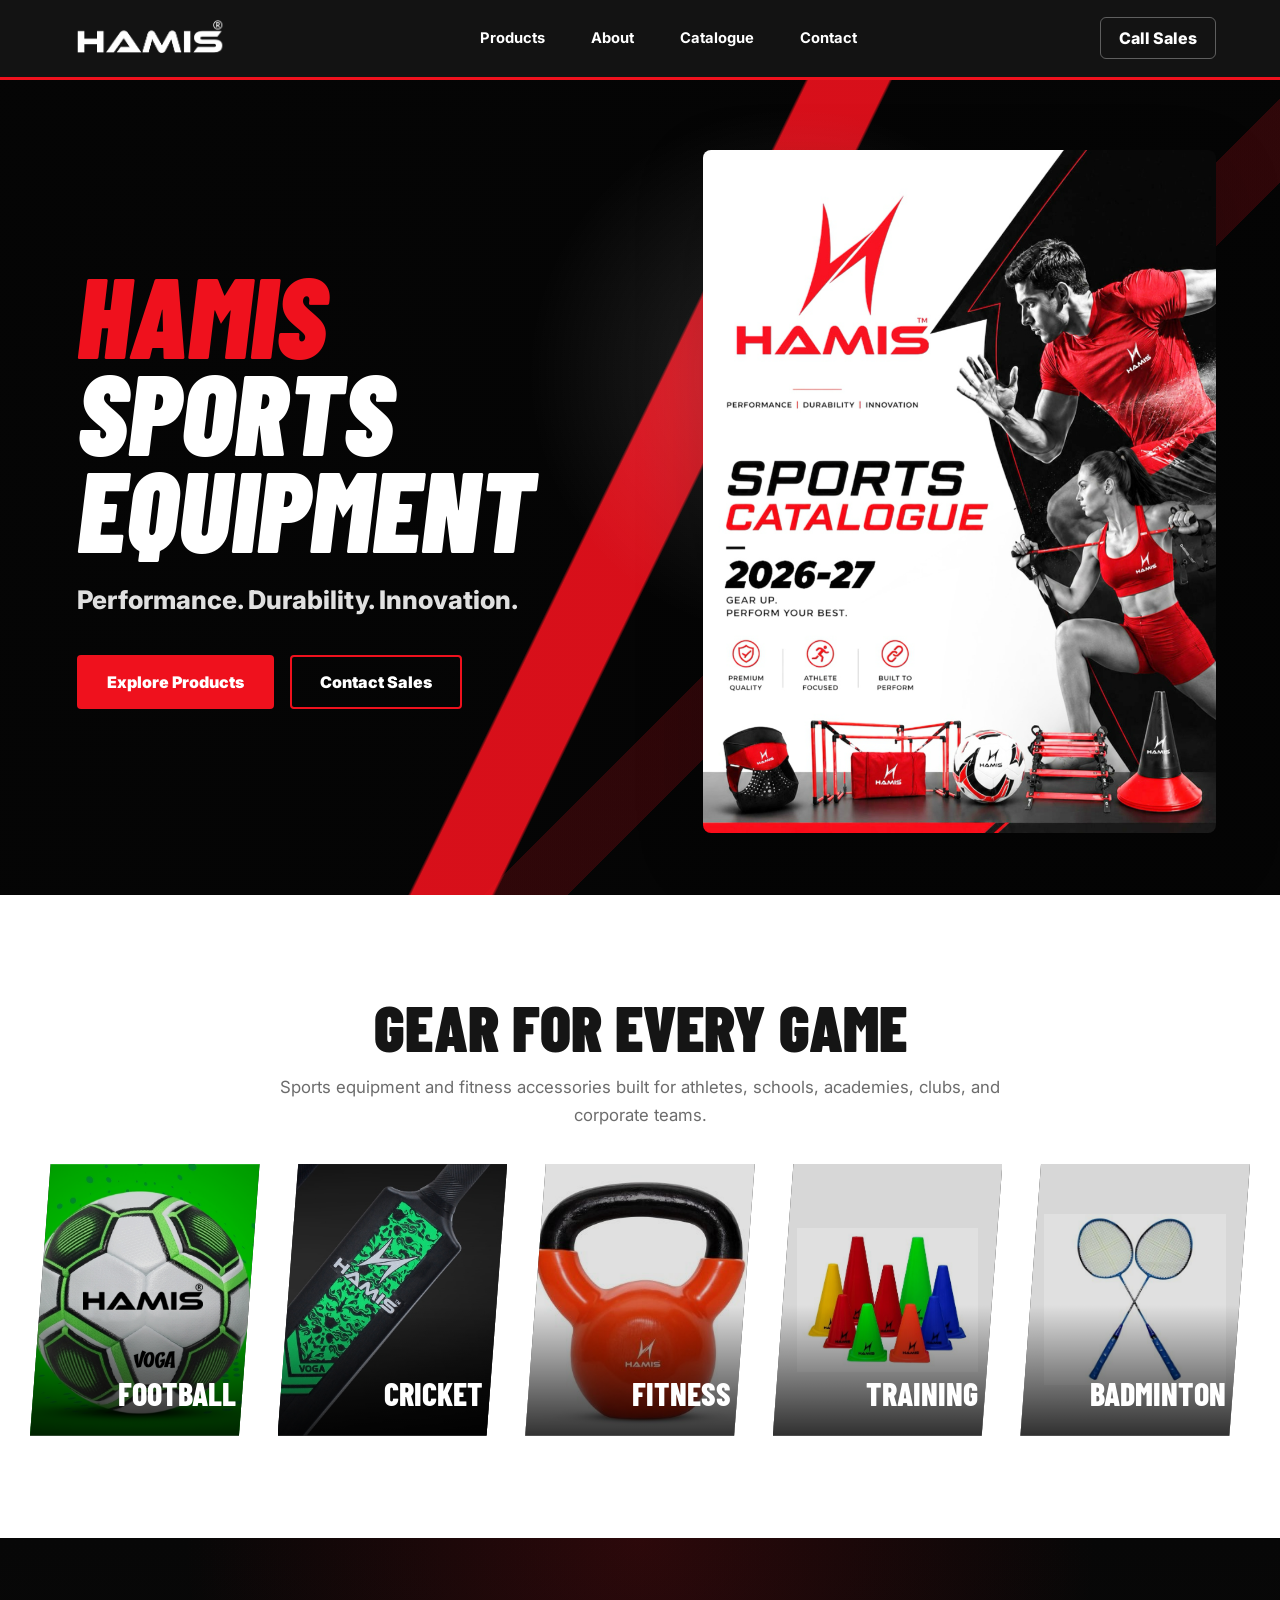
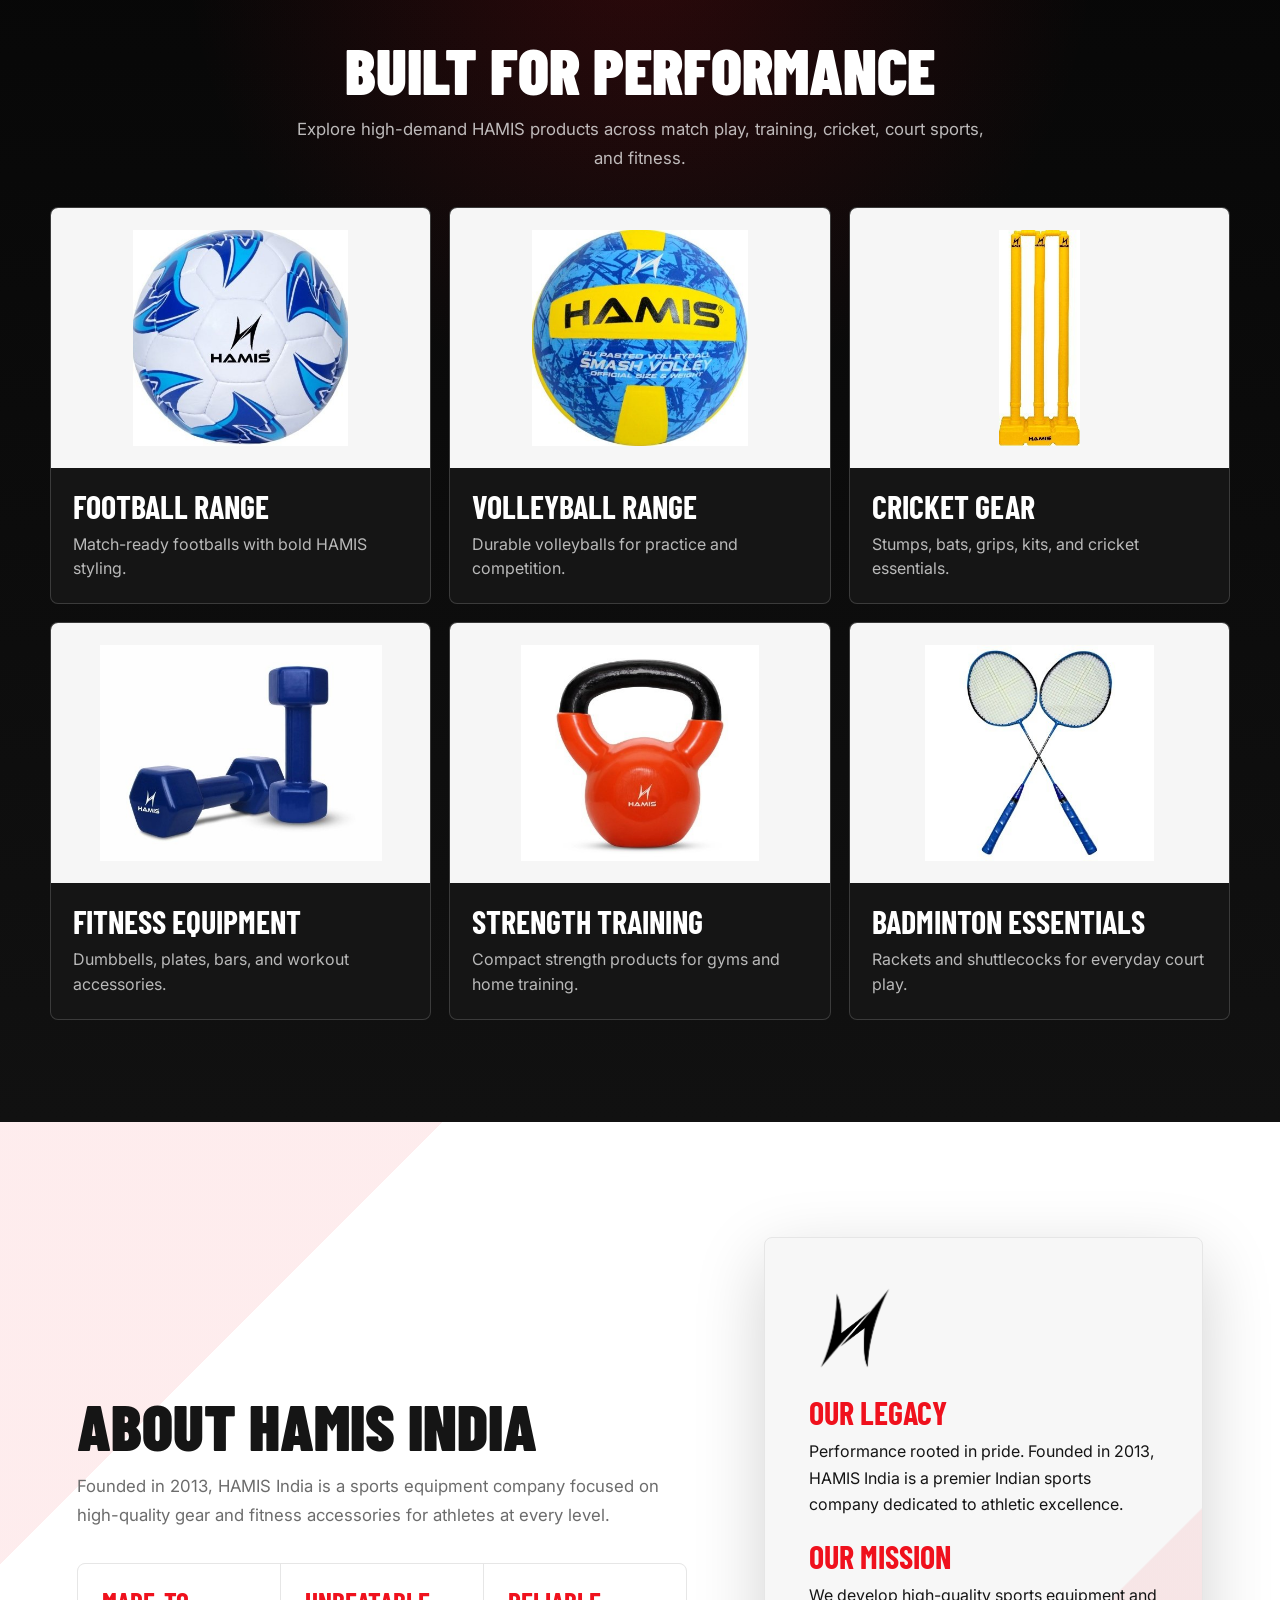
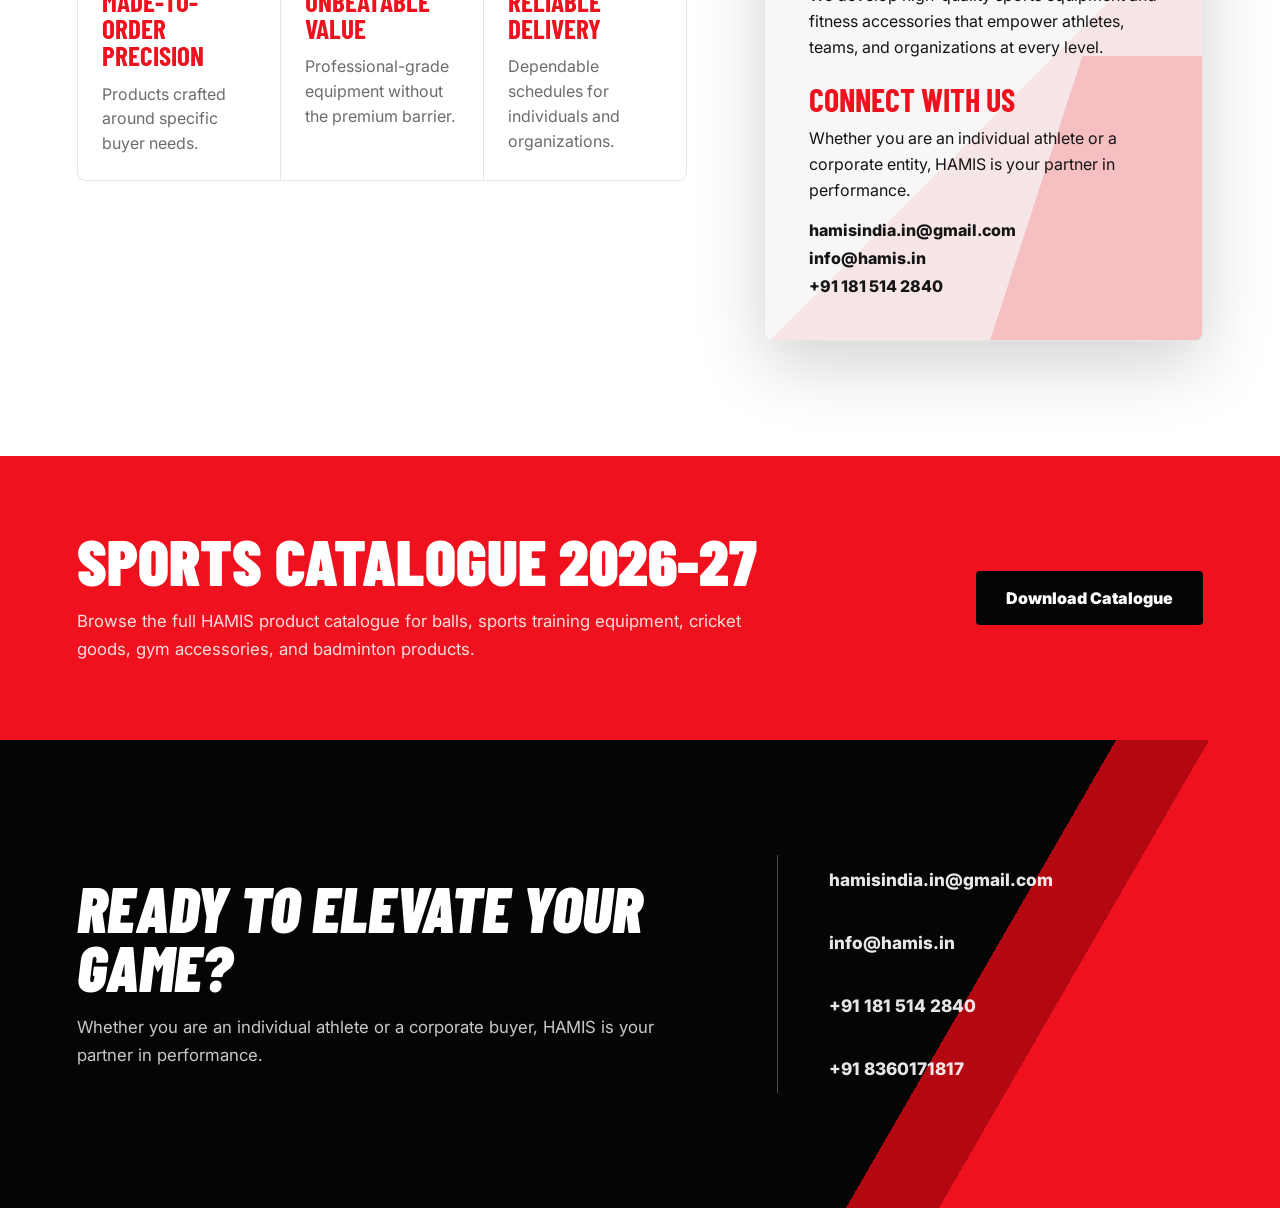
<file: index.html>
<!DOCTYPE html>
<html lang="en">
  <head>
    <meta charset="UTF-8" />
    <meta name="viewport" content="width=device-width, initial-scale=1.0" />
    <meta
      name="description"
      content="HAMIS India sports equipment and fitness accessories for teams, athletes, institutions, and corporate buyers."
    />
    <title>HAMIS Sports Equipment</title>
    <link rel="icon" type="image/png" href="assets/brand/hamis-mark.png" />
    <link rel="preconnect" href="https://fonts.googleapis.com" />
    <link rel="preconnect" href="https://fonts.gstatic.com" crossorigin />
    <link
      href="https://fonts.googleapis.com/css2?family=Barlow+Condensed:wght@600;700;800;900&family=Inter:wght@400;500;600;700;800&display=swap"
      rel="stylesheet"
    />
    <link rel="stylesheet" href="styles.css" />
  </head>
  <body>
    <header class="site-header">
      <a class="brand" href="index.html" aria-label="HAMIS home">
        <img src="assets/brand/hamis-logo-wide.png" alt="HAMIS" />
      </a>
      <nav class="main-nav" aria-label="Main navigation">
        <a href="products.html">Products</a>
        <a href="index.html#about">About</a>
        <a href="index.html#catalogue">Catalogue</a>
        <a href="index.html#contact">Contact</a>
      </nav>
      <a class="header-cta" href="tel:+918360171817">Call Sales</a>
    </header>

    <main id="top">
      <section class="hero" aria-labelledby="hero-title">
        <div class="hero-copy">
          <h1 id="hero-title">HAMIS <span>Sports Equipment</span></h1>
          <p>Performance. Durability. Innovation.</p>
          <div class="hero-actions">
            <a class="button button-primary" href="products.html">Explore Products</a>
            <a class="button button-secondary" href="index.html#contact">Contact Sales</a>
          </div>
        </div>
        <div class="hero-media" aria-hidden="true">
          <img src="assets/source/catalogue-cover.png" alt="" />
        </div>
      </section>

      <section class="category-strip" id="products" aria-labelledby="products-title">
        <div class="section-heading">
          <h2 id="products-title">Gear For Every Game</h2>
          <p>
            Sports equipment and fitness accessories built for athletes, schools,
            academies, clubs, and corporate teams.
          </p>
        </div>
        <div class="category-grid">
          <a class="category-card category-football" href="category.html?category=football">
            <img src="assets/categories/football.jpg" alt="HAMIS football" />
            <span>Football</span>
          </a>
          <a class="category-card category-cricket" href="category.html?category=cricket">
            <img src="assets/categories/cricket.jpg" alt="HAMIS cricket bats" />
            <span>Cricket</span>
          </a>
          <a class="category-card category-fitness" href="category.html?category=fitness">
            <img src="assets/products/kettlebell.jpg" alt="HAMIS fitness gear" />
            <span>Fitness</span>
          </a>
          <a class="category-card category-training" href="category.html?category=training">
            <img src="assets/products/training-cones.jpg" alt="Training cones" />
            <span>Training</span>
          </a>
          <a class="category-card category-badminton" href="category.html?category=badminton">
            <img src="assets/products/badminton-rackets.jpg" alt="Badminton rackets" />
            <span>Badminton</span>
          </a>
        </div>
      </section>

      <section class="showcase" id="showcase" aria-labelledby="showcase-title">
        <div class="showcase-heading">
          <h2 id="showcase-title">Built For Performance</h2>
          <p>
            Explore high-demand HAMIS products across match play, training,
            cricket, court sports, and fitness.
          </p>
        </div>
        <div class="product-grid">
          <a class="product-card" href="product.html?product=football-range">
            <img src="assets/products/football-ball.jpg" alt="HAMIS football" />
            <div>
              <h3>Football Range</h3>
              <p>Match-ready footballs with bold HAMIS styling.</p>
            </div>
          </a>
          <a class="product-card" href="product.html?product=volleyball-range">
            <img src="assets/products/volleyball.jpg" alt="HAMIS volleyball" />
            <div>
              <h3>Volleyball Range</h3>
              <p>Durable volleyballs for practice and competition.</p>
            </div>
          </a>
          <a class="product-card" href="product.html?product=cricket-gear">
            <img src="assets/products/cricket-stumps.jpg" alt="HAMIS cricket stumps" />
            <div>
              <h3>Cricket Gear</h3>
              <p>Stumps, bats, grips, kits, and cricket essentials.</p>
            </div>
          </a>
          <a class="product-card" href="product.html?product=fitness-equipment">
            <img src="assets/products/dumbbells.jpg" alt="HAMIS dumbbells" />
            <div>
              <h3>Fitness Equipment</h3>
              <p>Dumbbells, plates, bars, and workout accessories.</p>
            </div>
          </a>
          <a class="product-card" href="product.html?product=strength-training">
            <img src="assets/products/kettlebell.jpg" alt="HAMIS kettlebell" />
            <div>
              <h3>Strength Training</h3>
              <p>Compact strength products for gyms and home training.</p>
            </div>
          </a>
          <a class="product-card" href="product.html?product=badminton-essentials">
            <img src="assets/products/badminton-rackets.jpg" alt="Badminton rackets" />
            <div>
              <h3>Badminton Essentials</h3>
              <p>Rackets and shuttlecocks for everyday court play.</p>
            </div>
          </a>
        </div>
      </section>

      <section class="about" id="about" aria-labelledby="about-title">
        <div class="about-copy">
          <h2 id="about-title">About HAMIS India</h2>
          <p>
            Founded in 2013, HAMIS India is a sports equipment company focused
            on high-quality gear and fitness accessories for athletes at every
            level.
          </p>
          <div class="value-grid">
            <div>
              <strong>Made-to-order precision</strong>
              <span>Products crafted around specific buyer needs.</span>
            </div>
            <div>
              <strong>Unbeatable value</strong>
              <span>Professional-grade equipment without the premium barrier.</span>
            </div>
            <div>
              <strong>Reliable delivery</strong>
              <span>Dependable schedules for individuals and organizations.</span>
            </div>
          </div>
        </div>
        <div class="about-panel">
          <img class="about-panel-mark" src="assets/brand/hamis-mark.png" alt="" />
          <div class="about-story">
            <h3>Our Legacy</h3>
            <p>
              Performance rooted in pride. Founded in 2013, HAMIS India is a
              premier Indian sports company dedicated to athletic excellence.
            </p>
          </div>
          <div class="about-story">
            <h3>Our Mission</h3>
            <p>
              We develop high-quality sports equipment and fitness accessories
              that empower athletes, teams, and organizations at every level.
            </p>
          </div>
          <div class="about-story">
            <h3>Connect With Us</h3>
            <p>
              Whether you are an individual athlete or a corporate entity,
              HAMIS is your partner in performance.
            </p>
            <div class="about-links">
              <a href="mailto:hamisindia.in@gmail.com">hamisindia.in@gmail.com</a>
              <a href="mailto:info@hamis.in">info@hamis.in</a>
              <a href="tel:+911815142840">+91 181 514 2840</a>
            </div>
          </div>
        </div>
      </section>

      <section class="catalogue" id="catalogue" aria-labelledby="catalogue-title">
        <div>
          <h2 id="catalogue-title">Sports Catalogue 2026-27</h2>
          <p>
            Browse the full HAMIS product catalogue for balls, sports training
            equipment, cricket goods, gym accessories, and badminton products.
          </p>
        </div>
        <a class="button button-primary" href="HAMIS%20CATALOGO%20DESIGN%20FINAL.pdf">
          Download Catalogue
        </a>
      </section>

      <section class="contact" id="contact" aria-labelledby="contact-title">
        <div class="contact-copy">
          <h2 id="contact-title">Ready To Elevate Your Game?</h2>
          <p>
            Whether you are an individual athlete or a corporate buyer, HAMIS is
            your partner in performance.
          </p>
        </div>
        <div class="contact-list">
          <a href="mailto:hamisindia.in@gmail.com">hamisindia.in@gmail.com</a>
          <a href="mailto:info@hamis.in">info@hamis.in</a>
          <a href="tel:+911815142840">+91 181 514 2840</a>
          <a href="tel:+918360171817">+91 8360171817</a>
        </div>
      </section>
    </main>
  </body>
</html>
</file>
<file: styles.css>
:root {
  --red: #ef111d;
  --red-dark: #9f0710;
  --black: #050505;
  --ink: #151515;
  --muted: #6c6c6c;
  --line: #e6e6e6;
  --soft: #f5f5f5;
  --white: #ffffff;
  --shadow: 0 22px 70px rgba(0, 0, 0, 0.18);
}

* {
  box-sizing: border-box;
}

html {
  scroll-behavior: smooth;
  -webkit-text-size-adjust: 100%;
}

body {
  margin: 0;
  background: var(--white);
  color: var(--ink);
  font-family: "Inter", Arial, sans-serif;
  overflow-x: hidden;
}

img {
  display: block;
  max-width: 100%;
}

a {
  color: inherit;
  text-decoration: none;
}

.visually-hidden {
  position: absolute;
  width: 1px;
  height: 1px;
  overflow: hidden;
  clip: rect(0, 0, 0, 0);
  white-space: nowrap;
}

.site-header {
  position: sticky;
  top: 0;
  z-index: 20;
  display: flex;
  align-items: center;
  justify-content: space-between;
  gap: 28px;
  min-height: 78px;
  padding: 14px clamp(18px, 5vw, 72px);
  background: rgba(5, 5, 5, 0.94);
  border-bottom: 3px solid var(--red);
  color: var(--white);
  backdrop-filter: blur(16px);
}

.brand img {
  width: 172px;
  height: auto;
  filter: invert(1);
}

.main-nav {
  display: flex;
  align-items: center;
  gap: clamp(18px, 4vw, 46px);
  font-size: 0.92rem;
  font-weight: 700;
}

.main-nav a,
.header-cta {
  transition: color 180ms ease, background 180ms ease, border-color 180ms ease;
  -webkit-tap-highlight-color: transparent;
}

.main-nav a:hover {
  color: var(--red);
}

.header-cta {
  display: inline-flex;
  align-items: center;
  justify-content: center;
  padding: 12px 18px;
  border: 1px solid rgba(255, 255, 255, 0.32);
  border-radius: 6px;
  font-weight: 800;
  line-height: 1;
  text-align: center;
}

.header-cta:hover {
  background: var(--red);
  border-color: var(--red);
}

.hero {
  position: relative;
  display: grid;
  grid-template-columns: minmax(0, 1fr) minmax(320px, 0.82fr);
  align-items: center;
  min-height: min(840px, calc(92vh - 78px));
  overflow: hidden;
  background:
    linear-gradient(116deg, rgba(5, 5, 5, 0.98) 0%, rgba(5, 5, 5, 0.94) 48%, rgba(239, 17, 29, 0.9) 48.2%, rgba(239, 17, 29, 0.9) 53%, rgba(5, 5, 5, 0.95) 53.2%, rgba(5, 5, 5, 0.98) 100%),
    var(--black);
  color: var(--white);
}

.hero::before {
  content: "";
  position: absolute;
  inset: 0;
  background:
    radial-gradient(circle at 62% 36%, rgba(255, 255, 255, 0.14), transparent 28%),
    linear-gradient(135deg, transparent 0 62%, rgba(239, 17, 29, 0.18) 62% 66%, transparent 66%);
  pointer-events: none;
}

.hero-copy {
  position: relative;
  z-index: 2;
  max-width: 760px;
  padding: clamp(54px, 8vw, 120px) clamp(22px, 6vw, 80px);
}

.hero h1,
.section-heading h2,
.showcase-heading h2,
.about h2,
.catalogue h2,
.contact h2 {
  margin: 0;
  font-family: "Barlow Condensed", Impact, sans-serif;
  letter-spacing: 0;
  text-transform: uppercase;
}

.hero h1 {
  max-width: 760px;
  color: var(--red);
  font-size: clamp(4.4rem, 8.8vw, 8.8rem);
  font-style: italic;
  font-weight: 900;
  line-height: 0.86;
}

.hero h1 span {
  display: block;
  color: var(--white);
}

.hero p {
  margin: 28px 0 0;
  color: rgba(255, 255, 255, 0.88);
  font-size: clamp(1.2rem, 2vw, 1.6rem);
  font-weight: 800;
}

.hero-actions {
  display: flex;
  flex-wrap: wrap;
  gap: 16px;
  margin-top: 40px;
}

.button {
  display: inline-flex;
  align-items: center;
  justify-content: center;
  min-height: 54px;
  padding: 0 28px;
  border: 2px solid transparent;
  border-radius: 4px;
  font-weight: 900;
  transition: transform 180ms ease, background 180ms ease, color 180ms ease;
  -webkit-tap-highlight-color: transparent;
}

.button:hover {
  transform: translateY(-2px);
}

.button-primary {
  background: var(--red);
  color: var(--white);
}

.button-secondary {
  border-color: var(--red);
  color: var(--white);
}

.button-secondary:hover {
  background: var(--red);
}

.hero-media {
  position: relative;
  z-index: 1;
  align-self: stretch;
  min-height: 520px;
  padding: clamp(32px, 6vw, 70px) clamp(18px, 5vw, 76px) clamp(32px, 5vw, 62px) 0;
}

.hero-media img {
  width: min(100%, 520px);
  height: 100%;
  max-height: 720px;
  margin-left: auto;
  object-fit: cover;
  object-position: top center;
  border-radius: 8px;
  box-shadow: var(--shadow);
}

.section-heading,
.showcase-heading {
  width: min(1120px, calc(100% - 40px));
  margin: 0 auto 34px;
  text-align: center;
}

.section-heading h2,
.showcase-heading h2,
.about h2,
.catalogue h2,
.contact h2 {
  font-size: clamp(2.8rem, 5vw, 5rem);
  font-weight: 900;
  line-height: 0.92;
}

.section-heading p,
.showcase-heading p,
.about p,
.catalogue p,
.contact p {
  max-width: 720px;
  margin: 16px auto 0;
  color: var(--muted);
  font-size: 1.05rem;
  line-height: 1.7;
}

.category-strip {
  padding: clamp(68px, 8vw, 108px) 0;
  background: var(--white);
}

.category-grid {
  display: grid;
  grid-template-columns: repeat(5, 1fr);
  gap: 18px;
  width: min(1220px, calc(100% - 40px));
  margin: 0 auto;
}

.category-card {
  position: relative;
  display: grid;
  min-height: 272px;
  overflow: hidden;
  background: var(--black);
  color: var(--white);
  clip-path: polygon(9% 0, 100% 0, 91% 100%, 0 100%);
}

.category-card img {
  width: 100%;
  height: 100%;
  object-fit: cover;
  opacity: 0.88;
  transition: transform 260ms ease, opacity 260ms ease;
}

.category-card::after {
  content: "";
  position: absolute;
  inset: auto 0 0;
  height: 48%;
  background: linear-gradient(transparent, rgba(0, 0, 0, 0.78));
}

.category-card span {
  position: absolute;
  right: 24px;
  bottom: 24px;
  z-index: 1;
  font-family: "Barlow Condensed", Impact, sans-serif;
  font-size: 2rem;
  font-weight: 800;
  text-transform: uppercase;
}

.category-card:hover img {
  opacity: 1;
  transform: scale(1.06);
}

.category-training img,
.category-badminton img {
  background: var(--soft);
  padding: 24px;
  object-fit: contain;
}

.showcase {
  padding: clamp(70px, 8vw, 112px) 0;
  background:
    radial-gradient(circle at center top, rgba(239, 17, 29, 0.16), transparent 34%),
    linear-gradient(180deg, #070707 0%, #111 100%);
  color: var(--white);
}

.showcase-heading p {
  color: rgba(255, 255, 255, 0.72);
}

.showcase-heading h2 span,
.showcase-heading h2 {
  color: var(--white);
}

.product-grid {
  display: grid;
  grid-template-columns: repeat(3, 1fr);
  gap: 18px;
  width: min(1180px, calc(100% - 40px));
  margin: 0 auto;
}

.product-card {
  display: grid;
  grid-template-rows: 260px auto;
  overflow: hidden;
  border: 1px solid rgba(255, 255, 255, 0.16);
  border-radius: 8px;
  background: #151515;
  transition: transform 180ms ease, border-color 180ms ease;
}

.product-card:hover {
  border-color: rgba(239, 17, 29, 0.65);
  transform: translateY(-3px);
}

.product-card img {
  width: 100%;
  height: 100%;
  object-fit: contain;
  background: #f6f6f6;
  padding: 22px;
}

.product-card div {
  padding: 22px;
}

.product-card h3 {
  margin: 0;
  font-family: "Barlow Condensed", Impact, sans-serif;
  font-size: 2rem;
  line-height: 1;
  text-transform: uppercase;
}

.product-card p {
  margin: 10px 0 0;
  color: rgba(255, 255, 255, 0.7);
  line-height: 1.55;
}

.about {
  display: grid;
  grid-template-columns: minmax(0, 1fr) minmax(310px, 0.72fr);
  gap: clamp(34px, 6vw, 88px);
  align-items: center;
  padding: clamp(76px, 9vw, 124px) clamp(20px, 6vw, 78px);
  background:
    linear-gradient(135deg, rgba(239, 17, 29, 0.08) 0 20%, transparent 20% 100%),
    var(--white);
}

.about-copy {
  max-width: 780px;
}

.about p {
  margin-left: 0;
}

.value-grid {
  display: grid;
  grid-template-columns: repeat(3, 1fr);
  gap: 1px;
  margin-top: 34px;
  background: var(--line);
  border: 1px solid var(--line);
  border-radius: 8px;
  overflow: hidden;
}

.value-grid div {
  min-height: 168px;
  padding: 24px;
  background: var(--white);
}

.value-grid strong,
.value-grid span {
  display: block;
}

.value-grid strong {
  color: var(--red);
  font-family: "Barlow Condensed", Impact, sans-serif;
  font-size: 1.7rem;
  line-height: 1;
  text-transform: uppercase;
}

.value-grid span {
  margin-top: 12px;
  color: var(--muted);
  line-height: 1.55;
}

.about-panel {
  position: relative;
  display: grid;
  gap: 22px;
  overflow: hidden;
  padding: clamp(28px, 4vw, 44px);
  border-radius: 8px;
  border: 1px solid var(--line);
  background:
    linear-gradient(135deg, transparent 0 62%, rgba(239, 17, 29, 0.08) 62.2% 100%),
    #f7f7f7;
  box-shadow: var(--shadow);
}

.about-panel::after {
  content: "";
  position: absolute;
  right: -42px;
  bottom: -76px;
  width: 220px;
  height: 360px;
  background: var(--red);
  opacity: 0.18;
  transform: skewX(-18deg);
}

.about-panel-mark {
  position: relative;
  z-index: 1;
  width: 92px;
}

.about-story {
  position: relative;
  z-index: 1;
}

.about-story h3 {
  margin: 0;
  color: var(--red);
  font-family: "Barlow Condensed", Impact, sans-serif;
  font-size: 2rem;
  line-height: 1;
  text-transform: uppercase;
}

.about-story p {
  margin-top: 10px;
  color: var(--ink);
  font-size: 1rem;
  line-height: 1.65;
}

.about-links {
  display: grid;
  gap: 8px;
  margin-top: 16px;
}

.about-links a {
  color: var(--ink);
  font-weight: 800;
  overflow-wrap: anywhere;
}

.about-links a:hover {
  color: var(--red);
}

.catalogue {
  display: flex;
  align-items: center;
  justify-content: space-between;
  gap: 28px;
  padding: clamp(46px, 7vw, 76px) clamp(20px, 6vw, 78px);
  background: var(--red);
  color: var(--white);
}

.catalogue p {
  margin-left: 0;
  color: rgba(255, 255, 255, 0.86);
}

.catalogue .button-primary {
  flex: 0 0 auto;
  background: var(--black);
}

.contact {
  display: grid;
  grid-template-columns: minmax(0, 0.95fr) minmax(280px, 0.65fr);
  gap: clamp(28px, 6vw, 84px);
  align-items: center;
  padding: clamp(78px, 9vw, 126px) clamp(20px, 6vw, 78px);
  background:
    linear-gradient(120deg, #050505 0 72%, #b30812 72% 78%, #ef111d 78% 100%);
  color: var(--white);
}

.contact h2 {
  max-width: 650px;
  color: var(--white);
  font-style: italic;
}

.contact p {
  margin-left: 0;
  color: rgba(255, 255, 255, 0.78);
}

.contact-list {
  display: grid;
  gap: 14px;
  padding-left: clamp(0px, 4vw, 56px);
  border-left: 1px solid rgba(255, 255, 255, 0.28);
}

.contact-list a {
  display: block;
  padding: 14px 0;
  color: rgba(255, 255, 255, 0.9);
  font-size: 1.08rem;
  font-weight: 800;
}

.contact-list a:hover {
  color: var(--red);
}

.page-main {
  background: var(--white);
}

.page-hero {
  display: grid;
  grid-template-columns: minmax(0, 0.95fr) minmax(260px, 0.7fr);
  gap: clamp(28px, 6vw, 88px);
  align-items: center;
  min-height: 460px;
  padding: clamp(58px, 8vw, 104px) clamp(20px, 6vw, 78px);
  overflow: hidden;
  background:
    linear-gradient(116deg, rgba(5, 5, 5, 0.98) 0 57%, rgba(239, 17, 29, 0.88) 57.2% 62%, rgba(5, 5, 5, 0.96) 62.2%),
    var(--black);
  color: var(--white);
}

.page-hero h1,
.page-section h2,
.detail-copy h2 {
  margin: 0;
  font-family: "Barlow Condensed", Impact, sans-serif;
  font-size: clamp(3.25rem, 7vw, 7.4rem);
  font-style: italic;
  font-weight: 900;
  line-height: 0.88;
  text-transform: uppercase;
}

.page-hero h1 span {
  display: block;
  color: var(--red);
}

.page-hero p {
  max-width: 680px;
  margin: 24px 0 0;
  color: rgba(255, 255, 255, 0.8);
  font-size: clamp(1rem, 1.8vw, 1.24rem);
  line-height: 1.65;
}

.page-hero-actions {
  display: flex;
  flex-wrap: wrap;
  gap: 14px;
  margin-top: 34px;
}

.page-hero-media {
  overflow: hidden;
  border-radius: 8px;
  box-shadow: var(--shadow);
}

.page-hero-media img {
  width: 100%;
  height: 340px;
  object-fit: cover;
}

.page-section {
  padding: clamp(58px, 8vw, 104px) clamp(20px, 6vw, 78px);
}

.page-section h2 {
  color: var(--ink);
  font-size: clamp(2.65rem, 5.4vw, 5.4rem);
  font-style: normal;
  text-align: center;
}

.page-section > p {
  max-width: 760px;
  margin: 16px auto 0;
  color: var(--muted);
  font-size: 1.04rem;
  line-height: 1.7;
  text-align: center;
}

.category-list,
.product-list {
  display: grid;
  grid-template-columns: repeat(3, 1fr);
  gap: 18px;
  width: min(1180px, 100%);
  margin: 36px auto 0;
}

.category-list {
  grid-template-columns: repeat(5, 1fr);
}

.mini-card {
  display: grid;
  overflow: hidden;
  min-height: 280px;
  border-radius: 8px;
  background: var(--black);
  color: var(--white);
  transition: transform 180ms ease;
}

.mini-card:hover {
  transform: translateY(-3px);
}

.mini-card img {
  width: 100%;
  height: 210px;
  object-fit: cover;
}

.mini-card div {
  padding: 18px;
}

.mini-card h3 {
  margin: 0;
  font-family: "Barlow Condensed", Impact, sans-serif;
  font-size: 1.85rem;
  line-height: 1;
  text-transform: uppercase;
}

.mini-card p {
  margin: 8px 0 0;
  color: rgba(255, 255, 255, 0.72);
  line-height: 1.55;
}

.product-list .mini-card {
  background: #151515;
  border: 1px solid rgba(255, 255, 255, 0.14);
}

.product-list .mini-card img {
  object-fit: contain;
  padding: 20px;
  background: #f6f6f6;
}

.detail-section {
  display: grid;
  grid-template-columns: minmax(260px, 0.72fr) minmax(0, 1fr);
  gap: clamp(28px, 6vw, 78px);
  align-items: center;
  padding: clamp(58px, 8vw, 104px) clamp(20px, 6vw, 78px);
}

.detail-media {
  overflow: hidden;
  border-radius: 8px;
  background: #f6f6f6;
  box-shadow: var(--shadow);
}

.detail-media img {
  width: 100%;
  height: 460px;
  object-fit: contain;
  padding: clamp(22px, 5vw, 52px);
}

.detail-copy h2 {
  color: var(--ink);
  font-size: clamp(2.65rem, 5vw, 5.3rem);
  font-style: normal;
}

.detail-copy p {
  max-width: 760px;
  margin: 18px 0 0;
  color: var(--muted);
  font-size: 1.05rem;
  line-height: 1.75;
}

.detail-copy .button-secondary {
  color: var(--ink);
}

.detail-copy .button-secondary:hover {
  color: var(--white);
}

.spec-list {
  display: grid;
  grid-template-columns: repeat(2, 1fr);
  gap: 1px;
  margin: 30px 0;
  overflow: hidden;
  border: 1px solid var(--line);
  border-radius: 8px;
  background: var(--line);
}

.spec-list div {
  min-height: 116px;
  padding: 20px;
  background: var(--white);
}

.spec-list strong,
.spec-list span {
  display: block;
}

.spec-list strong {
  color: var(--red);
  font-family: "Barlow Condensed", Impact, sans-serif;
  font-size: 1.55rem;
  line-height: 1;
  text-transform: uppercase;
}

.spec-list span {
  margin-top: 10px;
  color: var(--muted);
  line-height: 1.55;
}

.related-band {
  padding: clamp(48px, 7vw, 76px) clamp(20px, 6vw, 78px);
  background: #111;
  color: var(--white);
}

.related-band h2 {
  margin: 0;
  font-family: "Barlow Condensed", Impact, sans-serif;
  font-size: clamp(2.3rem, 5vw, 4.6rem);
  line-height: 0.95;
  text-align: center;
  text-transform: uppercase;
}

@media (max-width: 980px) {
  .site-header {
    display: grid;
    grid-template-columns: 1fr auto;
    flex-wrap: wrap;
    gap: 14px 18px;
    padding: 12px clamp(16px, 4vw, 36px);
  }

  .main-nav {
    order: 3;
    grid-column: 1 / -1;
    justify-content: space-between;
    width: 100%;
  }

  .hero,
  .about,
  .page-hero,
  .detail-section,
  .contact {
    grid-template-columns: 1fr;
  }

  .hero {
    min-height: auto;
    background:
      linear-gradient(112deg, rgba(5, 5, 5, 0.98) 0%, rgba(5, 5, 5, 0.94) 56%, rgba(239, 17, 29, 0.86) 56.2%, rgba(239, 17, 29, 0.86) 61%, rgba(5, 5, 5, 0.97) 61.2%),
      var(--black);
  }

  .hero-media {
    min-height: 0;
    padding: 0 22px 40px;
  }

  .hero-media img {
    width: min(100%, 430px);
    height: 460px;
    margin: 0 auto;
    max-height: none;
    object-fit: cover;
    object-position: top center;
  }

  .category-grid {
    grid-template-columns: repeat(2, 1fr);
  }

  .category-card span {
    right: 44px;
  }

  .product-grid {
    grid-template-columns: repeat(2, 1fr);
  }

  .category-list,
  .product-list {
    grid-template-columns: repeat(2, 1fr);
  }

  .value-grid {
    grid-template-columns: 1fr;
  }

  .catalogue {
    align-items: flex-start;
    flex-direction: column;
  }

  .catalogue .button-primary {
    align-self: stretch;
  }

  .contact-list {
    padding-left: 0;
    border-left: 0;
  }
}

@media (max-width: 640px) {
  .site-header {
    gap: 12px;
    min-height: 0;
    padding: 10px 16px 12px;
  }

  .brand img {
    width: 124px;
  }

  .header-cta {
    min-height: 40px;
    padding: 2px 12px 0;
    font-size: 0.82rem;
    border-radius: 5px;
  }

  .main-nav {
    display: grid;
    grid-template-columns: repeat(4, 1fr);
    gap: 6px;
    overflow: visible;
    padding: 0;
    font-size: 0.78rem;
  }

  .main-nav a {
    display: flex;
    align-items: center;
    justify-content: center;
    min-height: 36px;
    border: 1px solid rgba(255, 255, 255, 0.14);
    border-radius: 5px;
    background: rgba(255, 255, 255, 0.04);
  }

  .main-nav a:active,
  .header-cta:active,
  .button:active {
    transform: translateY(1px);
  }

  .hero {
    display: flex;
    flex-direction: column;
  }

  .hero-copy {
    width: 100%;
    padding: 34px 18px 24px;
  }

  .hero h1 {
    max-width: 340px;
    font-size: clamp(3.45rem, 16vw, 4.4rem);
    line-height: 0.88;
  }

  .hero p {
    max-width: 310px;
    margin-top: 20px;
    font-size: 1rem;
    line-height: 1.35;
  }

  .hero-actions {
    align-items: stretch;
    flex-direction: column;
    gap: 12px;
    margin-top: 24px;
  }

  .button {
    min-height: 48px;
    width: 100%;
    padding: 0 18px;
  }

  .hero-media {
    width: 100%;
    padding: 4px 18px 32px;
  }

  .hero-media img {
    width: min(100%, 310px);
    height: 330px;
    object-fit: cover;
    object-position: top center;
    border-radius: 6px;
  }

  .section-heading,
  .showcase-heading {
    width: min(100% - 32px, 560px);
    margin-bottom: 24px;
  }

  .section-heading h2,
  .showcase-heading h2,
  .about h2,
  .page-section h2,
  .detail-copy h2,
  .catalogue h2,
  .contact h2 {
    font-size: clamp(2.35rem, 12vw, 3.45rem);
    line-height: 0.95;
  }

  .section-heading p,
  .showcase-heading p,
  .about p,
  .page-section > p,
  .detail-copy p,
  .catalogue p,
  .contact p {
    font-size: 0.96rem;
    line-height: 1.65;
  }

  .category-strip,
  .showcase,
  .about,
  .page-section,
  .detail-section,
  .related-band,
  .contact {
    padding-top: 56px;
    padding-bottom: 56px;
  }

  .category-grid,
  .product-grid,
  .category-list,
  .product-list {
    grid-template-columns: 1fr;
    width: min(100% - 32px, 430px);
    gap: 14px;
  }

  .category-card {
    min-height: 0;
    aspect-ratio: 1.34;
    clip-path: none;
    border-radius: 8px;
  }

  .category-card span {
    right: 18px;
    bottom: 16px;
    font-size: 1.8rem;
  }

  .product-card {
    grid-template-rows: minmax(0, 190px) auto;
  }

  .product-card img {
    padding: 18px;
  }

  .product-card div {
    padding: 18px;
  }

  .product-card h3 {
    font-size: 1.75rem;
  }

  .about {
    gap: 28px;
    padding-left: 18px;
    padding-right: 18px;
  }

  .value-grid {
    margin-top: 28px;
  }

  .value-grid div {
    min-height: 0;
    padding: 20px;
  }

  .value-grid strong {
    font-size: 1.48rem;
  }

  .about-panel {
    padding: 24px;
  }

  .about-panel-mark {
    width: 76px;
  }

  .about-story h3 {
    font-size: 1.7rem;
  }

  .page-hero {
    min-height: 0;
    padding: 42px 18px;
  }

  .page-hero h1 {
    font-size: clamp(3.1rem, 15vw, 4.35rem);
  }

  .page-hero p {
    margin-top: 18px;
    font-size: 0.98rem;
    line-height: 1.6;
  }

  .page-hero-actions {
    flex-direction: column;
    margin-top: 26px;
  }

  .page-hero-media img {
    height: 260px;
  }

  .mini-card {
    min-height: 0;
  }

  .mini-card img {
    height: 210px;
  }

  .detail-section {
    gap: 30px;
    padding-left: 18px;
    padding-right: 18px;
  }

  .detail-media img {
    height: 300px;
    padding: 22px;
  }

  .spec-list {
    grid-template-columns: 1fr;
  }

  .catalogue {
    padding: 48px 18px;
  }

  .contact {
    gap: 26px;
    padding-left: 18px;
    padding-right: 18px;
    background:
      linear-gradient(118deg, transparent 0 68%, rgba(239, 17, 29, 0.82) 68.2% 78%, #ef111d 78.2% 100%),
      var(--black);
  }

  .contact-list {
    gap: 8px;
  }

  .contact-list a {
    overflow-wrap: anywhere;
    padding: 10px 0;
    font-size: 0.98rem;
    line-height: 1.35;
  }
}

@media (max-width: 380px) {
  .brand img {
    width: 112px;
  }

  .header-cta {
    min-height: 36px;
    padding: 0 10px;
    font-size: 0.76rem;
  }

  .main-nav {
    font-size: 0.72rem;
  }

  .main-nav a {
    min-height: 34px;
  }

  .hero-copy {
    padding-top: 34px;
  }

  .hero h1 {
    font-size: clamp(3rem, 15vw, 3.7rem);
  }

  .hero-media img {
    width: min(100%, 286px);
    height: 304px;
  }
}

@media (orientation: landscape) and (max-height: 520px) and (max-width: 900px) {
  .site-header {
    position: static;
    display: flex;
    flex-wrap: nowrap;
    min-height: 58px;
    padding: 8px 18px;
    gap: 16px;
  }

  .brand img {
    width: 118px;
  }

  .header-cta {
    min-height: 38px;
    padding: 0 12px;
    font-size: 0.8rem;
  }

  .main-nav {
    order: 0;
    display: flex;
    grid-column: auto;
    width: auto;
    gap: 16px;
    font-size: 0.78rem;
  }

  .main-nav a {
    min-height: auto;
    border: 0;
    background: transparent;
  }

  .hero {
    display: grid;
    grid-template-columns: 1fr 0.72fr;
  }

  .hero-copy {
    padding: 22px 24px;
  }

  .hero h1 {
    font-size: clamp(2.8rem, 8vw, 4rem);
  }

  .hero p {
    margin-top: 14px;
    font-size: 0.95rem;
  }

  .hero-actions {
    flex-direction: row;
    gap: 10px;
    margin-top: 18px;
  }

  .button {
    width: auto;
    min-height: 42px;
    padding: 0 16px;
  }

  .hero-media {
    padding: 18px 20px 18px 0;
  }

  .hero-media img {
    width: min(100%, 220px);
    height: 260px;
  }
}
</file>
